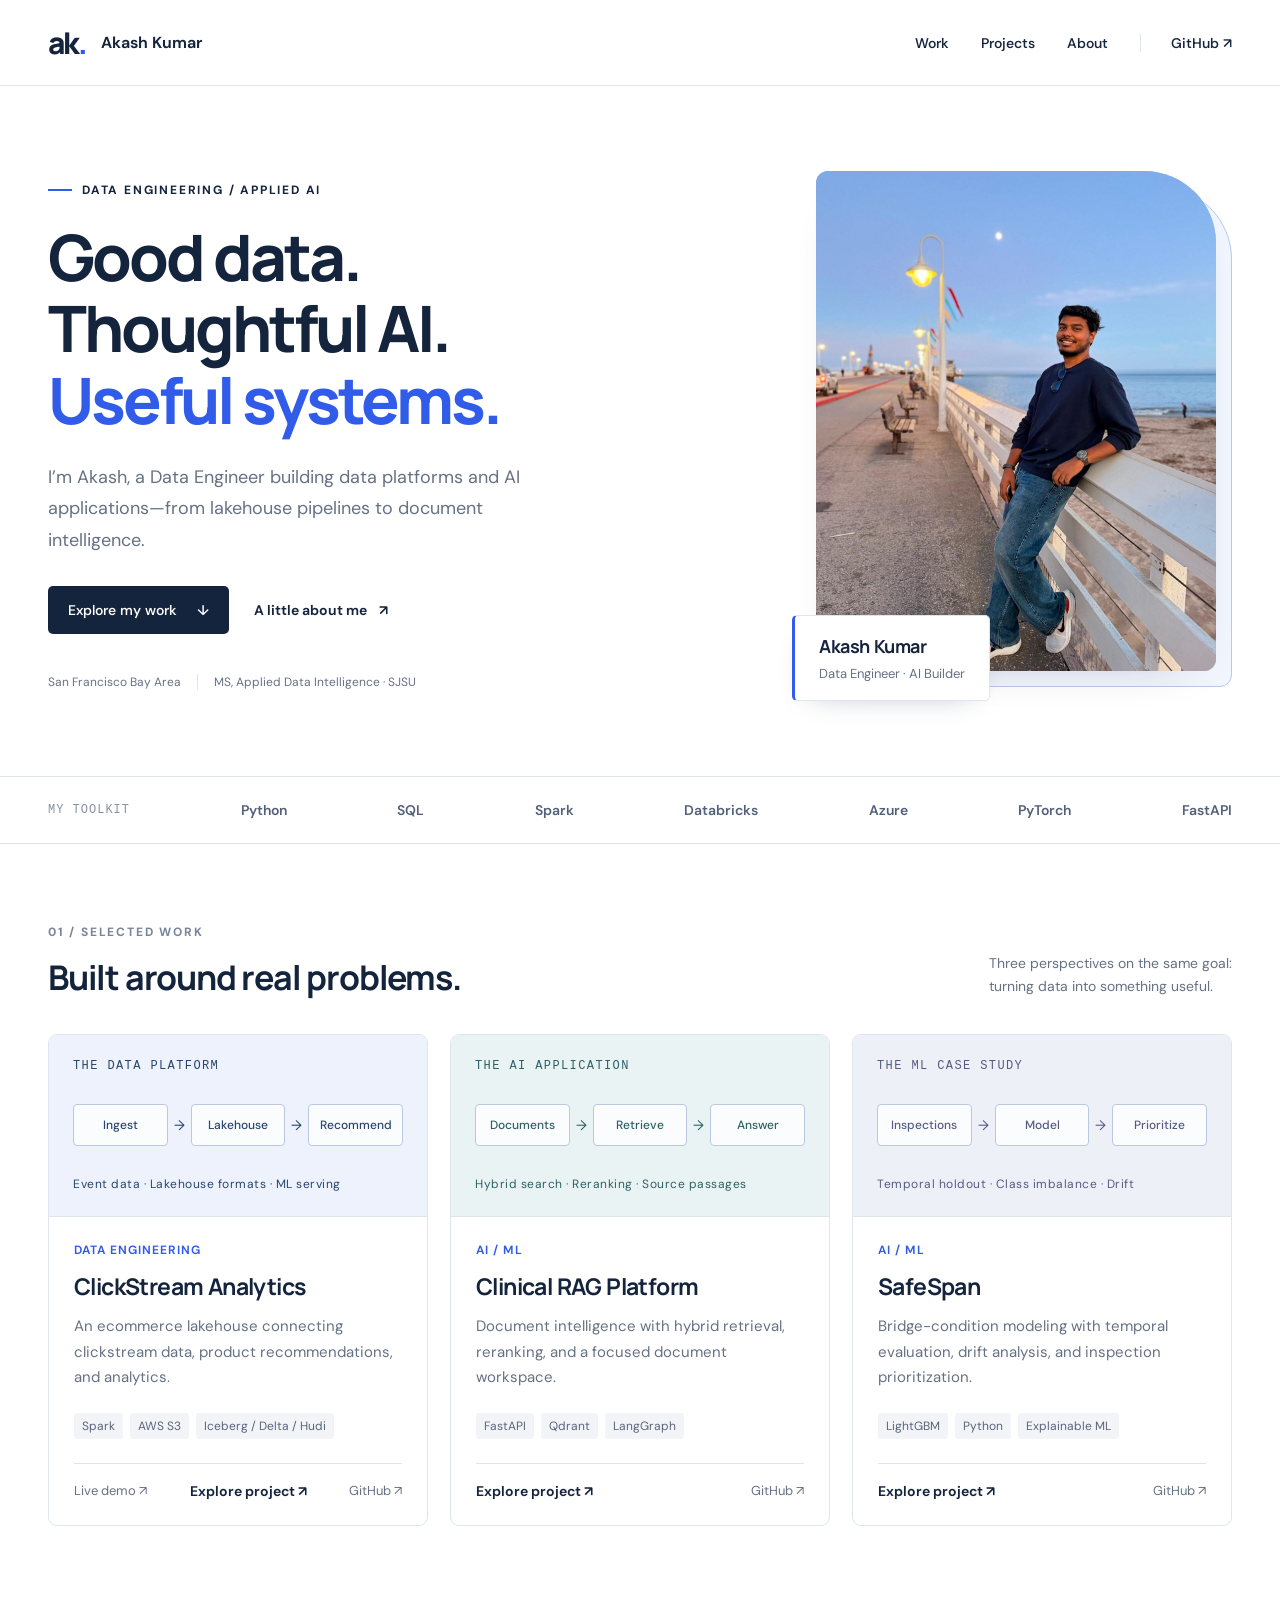
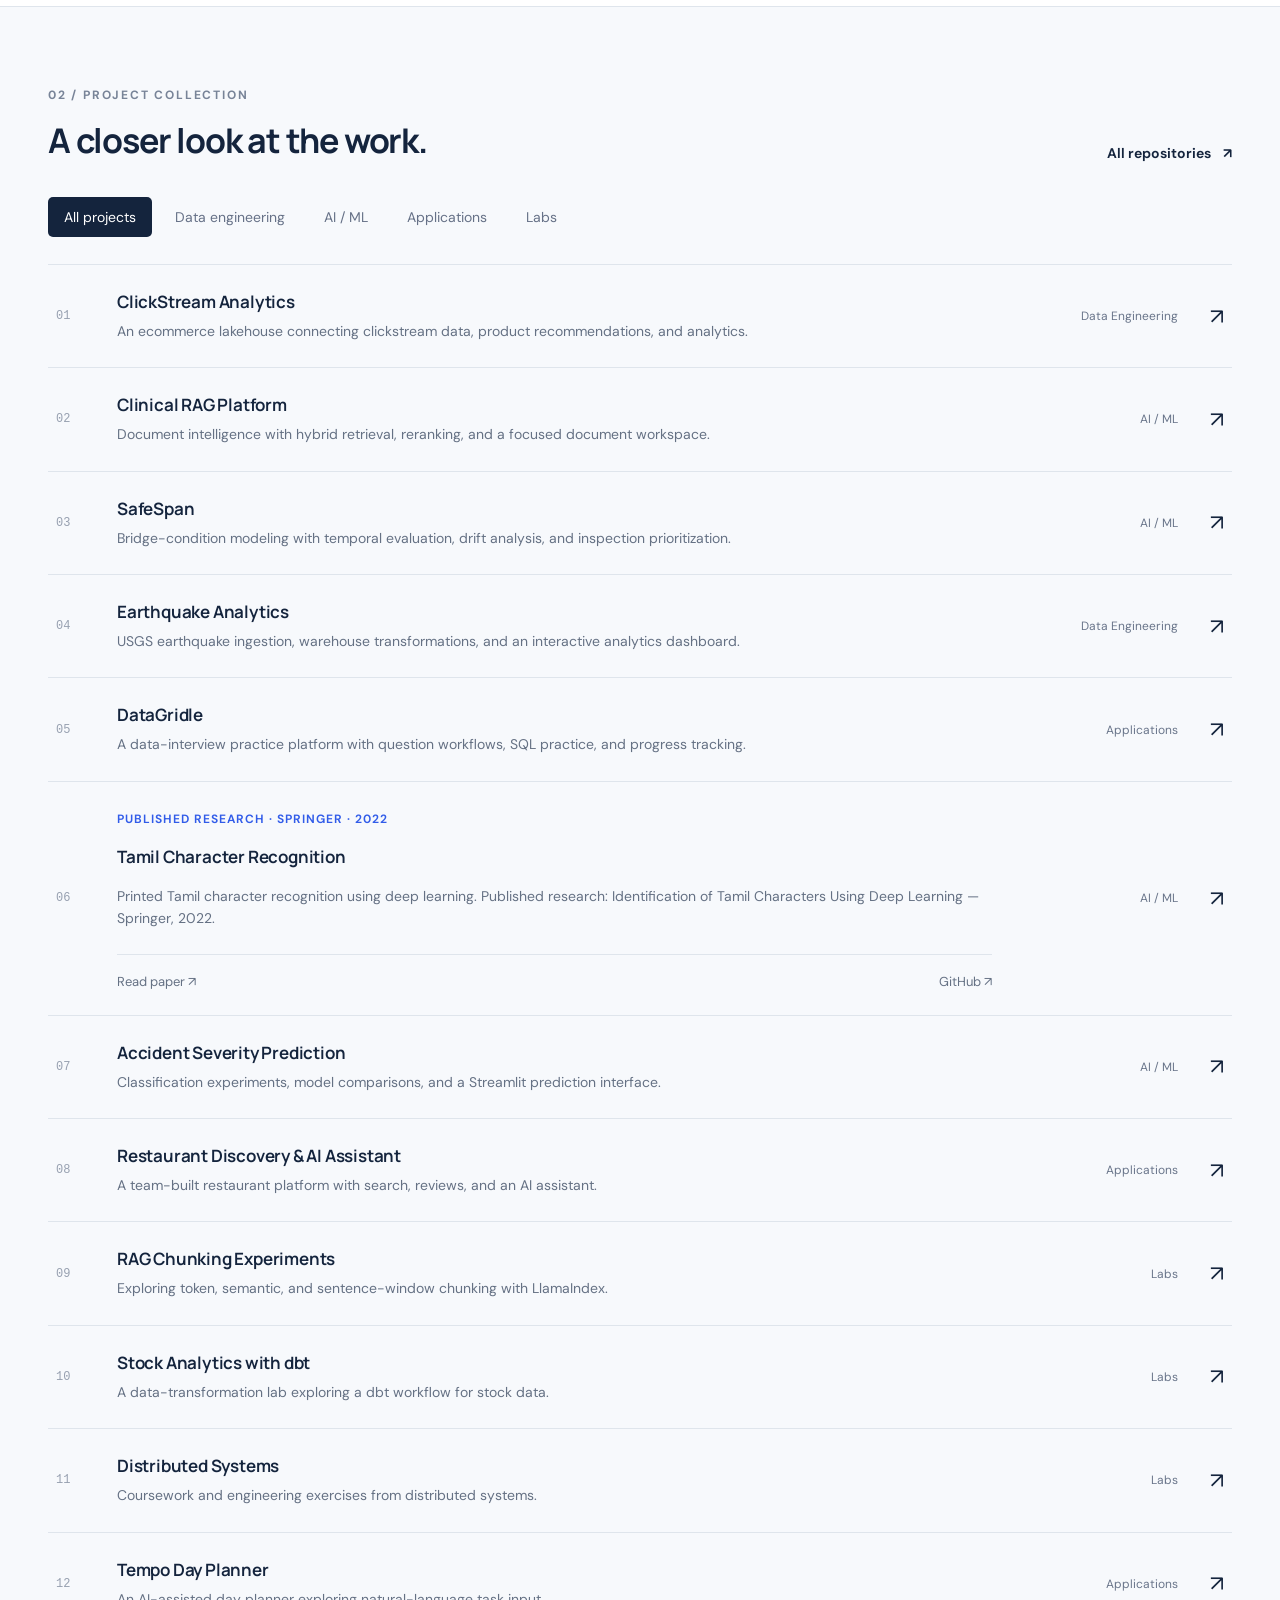
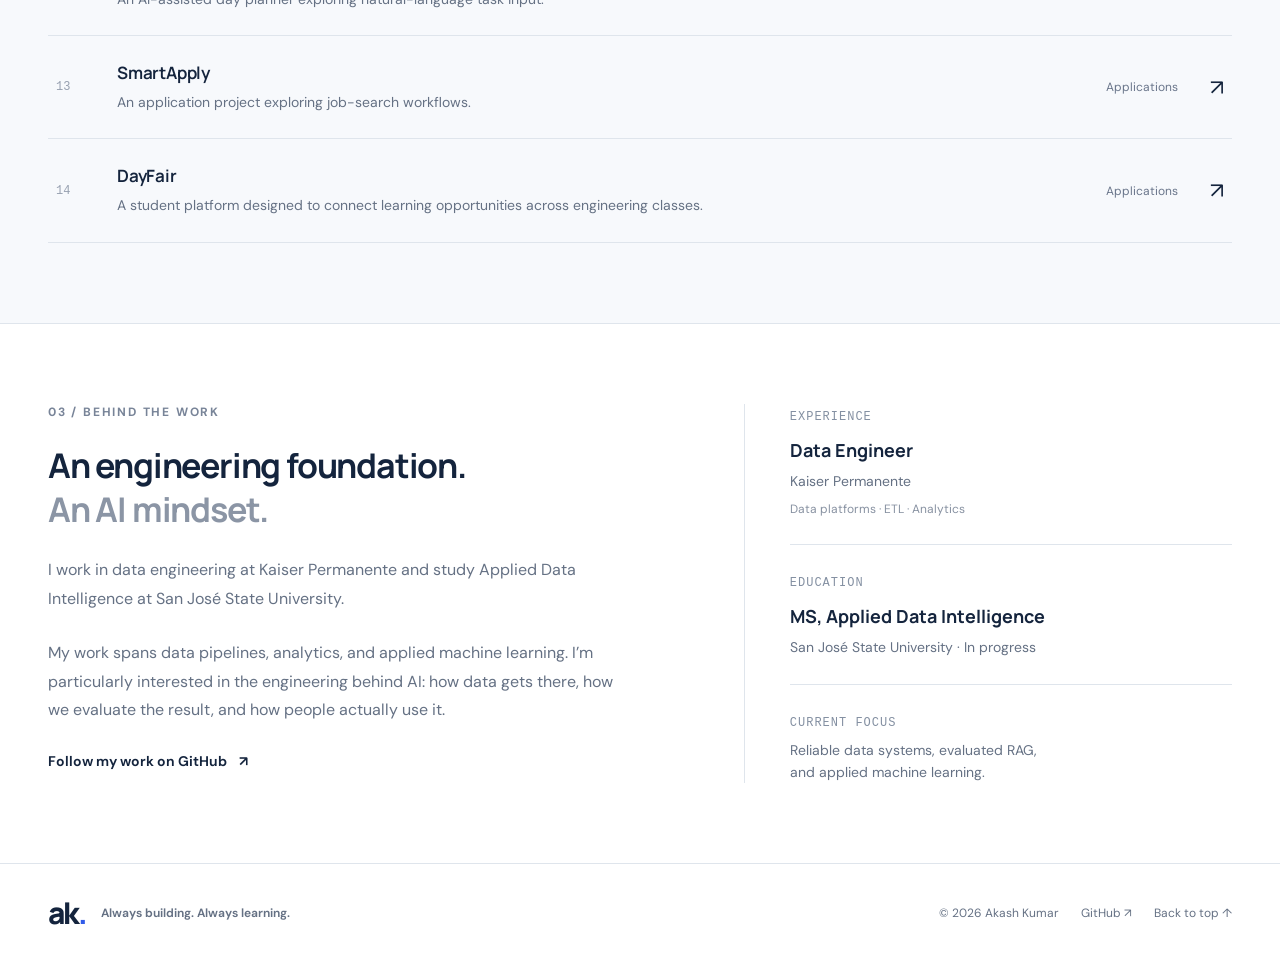
<file: index.html>
<!doctype html>
<html lang="en"><head><meta charset="utf-8"><meta name="viewport" content="width=device-width, initial-scale=1"><title>Akash Kumar — Data Engineering & AI</title><meta name="description" content="Akash Kumar's portfolio: data platforms, applied machine learning, and document intelligence. Explore projects, architecture, and source code."><meta name="theme-color" content="#14243d"><link rel="icon" type="image/svg+xml" href="data:image/svg+xml,%3Csvg xmlns='http://www.w3.org/2000/svg' viewBox='0 0 40 40'%3E%3Crect width='40' height='40' rx='9' fill='%2314243d'/%3E%3Ctext x='20' y='27' text-anchor='middle' font-family='Arial' font-size='21' font-weight='700' fill='white'%3EAK%3C/text%3E%3C/svg%3E"><link rel="stylesheet" href="styles.css?v=4"></head>
<body><a class="skip" href="#main">Skip to content</a>
<header><div class="nav wrap"><a class="brand" href="#" aria-label="Akash Kumar home"><span class="monogram">ak<span>.</span></span><span>Akash Kumar</span></a><nav aria-label="Main navigation"><a href="#work">Work</a><a href="#projects">Projects</a><a href="#about">About</a><a class="nav-github" href="https://github.com/Akashkumarsenthil" target="_blank" rel="noopener noreferrer">GitHub <span aria-hidden="true">↗</span></a></nav></div></header>
<main id="main">
<section class="hero wrap"><div class="hero-copy"><p class="eyebrow"><span class="short-line"></span> DATA ENGINEERING / APPLIED AI</p><h1>Good data.<br>Thoughtful AI.<br><span>Useful systems.</span></h1><p class="intro">I’m Akash, a Data Engineer building data platforms and AI applications—from lakehouse pipelines to document intelligence.</p><div class="hero-actions"><a class="button primary" href="#work">Explore my work <span aria-hidden="true">↓</span></a><a class="text-link" href="#about">A little about me <span aria-hidden="true">↗</span></a></div><div class="hero-meta"><span>San Francisco Bay Area</span><span>MS, Applied Data Intelligence · SJSU</span></div></div>
<figure class="hero-portrait"><div class="portrait-frame"><img src="assets/akash-coastal-portrait.jpg" alt="Akash Kumar smiling beside the ocean at dusk" width="1199" height="1600" fetchpriority="high" decoding="async"></div><figcaption><span>Akash Kumar</span><span>Data Engineer · AI Builder</span></figcaption></figure>
</section>
<div class="expertise-band"><div class="wrap expertise"><span class="mono">MY TOOLKIT</span><span>Python</span><span>SQL</span><span>Spark</span><span>Databricks</span><span>Azure</span><span>PyTorch</span><span>FastAPI</span></div></div>
<section id="work" class="section wrap"><div class="section-head"><div><p class="eyebrow">01 / SELECTED WORK</p><h2>Built around real problems.</h2></div><p>Three perspectives on the same goal:<br>turning data into something useful.</p></div><div id="featured" class="featured-grid"></div></section>
<section id="projects" class="projects-section"><div class="wrap section"><div class="section-head"><div><p class="eyebrow">02 / PROJECT COLLECTION</p><h2>A closer look at the work.</h2></div><a class="text-link" href="https://github.com/Akashkumarsenthil?tab=repositories" target="_blank" rel="noopener noreferrer">All repositories <span aria-hidden="true">↗</span></a></div><div class="filters" role="group" aria-label="Filter projects by discipline"><button class="filter active" data-filter="All" aria-pressed="true">All projects</button><button class="filter" data-filter="Data Engineering" aria-pressed="false">Data engineering</button><button class="filter" data-filter="AI / ML" aria-pressed="false">AI / ML</button><button class="filter" data-filter="Applications" aria-pressed="false">Applications</button><button class="filter" data-filter="Labs" aria-pressed="false">Labs</button></div><p class="sr-only" id="project-count" aria-live="polite"></p><div class="project-list" id="project-list"></div></div></section>
<section id="about" class="section wrap about"><div><p class="eyebrow">03 / BEHIND THE WORK</p><h2>An engineering foundation.<br><span class="muted">An AI mindset.</span></h2><p class="about-copy">I work in data engineering at Kaiser Permanente and study Applied Data Intelligence at San José State University.</p><p class="about-copy">My work spans data pipelines, analytics, and applied machine learning. I’m particularly interested in the engineering behind AI: how data gets there, how we evaluate the result, and how people actually use it.</p><a class="text-link" href="https://github.com/Akashkumarsenthil" target="_blank" rel="noopener noreferrer">Follow my work on GitHub <span aria-hidden="true">↗</span></a></div><div class="about-facts"><div><span class="mono">EXPERIENCE</span><h3>Data Engineer</h3><p>Kaiser Permanente</p><p class="fact-detail">Data platforms · ETL · Analytics</p></div><div><span class="mono">EDUCATION</span><h3>MS, Applied Data Intelligence</h3><p>San José State University · In progress</p></div><div><span class="mono">CURRENT FOCUS</span><p>Reliable data systems, evaluated RAG,<br>and applied machine learning.</p></div></div></section>
</main><footer><div class="wrap footer-inner"><a class="brand" href="#"><span class="monogram">ak<span>.</span></span><span>Always building. Always learning.</span></a><div><span>© <span id="year"></span> Akash Kumar</span><a href="https://github.com/Akashkumarsenthil" target="_blank" rel="noopener noreferrer">GitHub ↗</a><a href="#">Back to top ↑</a></div></div></footer>
<dialog id="project-dialog" aria-labelledby="dialog-title"><div class="dialog-inner"><button class="close-dialog" aria-label="Close project details">✕</button><p class="eyebrow" id="dialog-category"></p><h2 id="dialog-title"></h2><p id="dialog-description"></p><h3>Inside the project</h3><ul id="dialog-details"></ul><p class="project-note" id="dialog-note"></p><a id="dialog-github" class="button primary" target="_blank" rel="noopener noreferrer">Explore the repository ↗</a></div></dialog><script src="app.js?v=3"></script></body></html>
</file>
<file: styles.css>
@import url('https://fonts.googleapis.com/css2?family=DM+Sans:wght@400;450;500;550;600;650;700&family=Manrope:wght@400;500;600;650;700;750;800&display=swap');
:root{--ink:#14243d;--muted:#657184;--line:#dfe5ec;--blue:#315ce9;--pale:#f5f7fa;--white:#fff;font-family:'DM Sans',sans-serif;color:var(--ink);background:var(--white);font-synthesis:none}*{box-sizing:border-box}html{scroll-behavior:smooth;scroll-padding-top:100px}body{margin:0}a{color:inherit;text-decoration:none}button{font:inherit;cursor:pointer}a,button{-webkit-tap-highlight-color:transparent}a:focus-visible,button:focus-visible{outline:3px solid #315ce9;outline-offset:5px}a:hover{color:var(--blue)}.wrap{width:min(1200px,calc(100% - 96px));margin:auto}header{border-bottom:1px solid var(--line);background:rgba(255,255,255,.96);position:sticky;top:0;z-index:10}.nav{height:85px;display:flex;align-items:center;justify-content:space-between}.brand{display:flex;gap:15px;align-items:center;font-weight:650;font-size:16px}.monogram{font-family:Manrope,sans-serif;font-size:30px;font-weight:800;letter-spacing:-2px}.monogram span{color:var(--blue)}nav{display:flex;gap:32px;align-items:center;font-size:14px;font-weight:550}.nav-github{border-left:1px solid var(--line);padding-left:30px}.hero{display:grid;grid-template-columns:1.2fr 1fr;gap:90px;align-items:center;padding-top:85px;padding-bottom:75px}.eyebrow{font-size:12px;letter-spacing:1.8px;font-weight:700;margin:0 0 23px;display:flex;align-items:center;gap:10px}.short-line{height:2px;width:24px;background:var(--blue)}h1,h2,h3{font-family:Manrope,sans-serif}h1{font-size:clamp(45px,5vw,68px);line-height:1.12;letter-spacing:-3px;margin:0;font-weight:750}h1>span{color:var(--blue)}.intro{font-size:18px;line-height:1.75;max-width:500px;color:var(--muted);margin:26px 0}.hero-actions{display:flex;align-items:center;gap:25px;margin-top:30px}.button{display:inline-flex;justify-content:center;align-items:center;gap:20px;border-radius:5px;padding:15px 20px;font-weight:550;font-size:14px}.primary{background:var(--ink);color:white}.primary:hover{background:var(--blue);color:white}.text-link{font-size:14px;font-weight:650;display:inline-flex;align-items:center;gap:12px}.hero-meta{font-size:12px;color:var(--muted);display:flex;gap:16px;flex-wrap:wrap;margin-top:40px}.hero-meta span+span{border-left:1px solid var(--line);padding-left:16px}.system-card{border:1px solid var(--line);border-radius:12px;padding:28px;background:linear-gradient(135deg,#f8faff,#fff);box-shadow:0 22px 70px -40px #758cbb}.system-top{display:flex;align-items:center;justify-content:space-between;margin-bottom:30px}.mono{font-family:ui-monospace,SFMono-Regular,Consolas,monospace;font-size:12px;letter-spacing:1px}.system-number{font-size:12px;color:#7d899b}.source-row{display:flex;justify-content:space-between;gap:8px}.source-row span{background:white;border:1px solid var(--line);padding:10px 9px;border-radius:4px;font-size:12px;flex:1;text-align:center}.connector{height:21px;border-left:1px solid #bbc8dd;margin-left:50%}.system-stage{display:flex;align-items:center;background:white;border:1px solid var(--line);border-radius:6px;gap:15px;padding:19px 16px}.stage-num{font-family:monospace;color:#8492a8;font-size:12px}.system-stage h3{font-size:16px;margin:0 0 6px;font-weight:650}.system-stage p{font-size:12px;color:var(--muted);margin:0}.stage-icon{margin-left:auto;font-size:25px;color:var(--blue)}.final-stage{background:var(--ink);border-color:var(--ink);color:white}.final-stage p,.final-stage .stage-num{color:#b2c4df}.final-stage .stage-icon{color:#a9c1ff}.system-footer{font-size:12px;text-align:center;color:var(--muted);margin-top:25px;letter-spacing:1.6px}.expertise-band{border-top:1px solid var(--line);border-bottom:1px solid var(--line)}.expertise{display:flex;align-items:center;justify-content:space-between;padding:24px 0;gap:22px;flex-wrap:wrap;color:#526079;font-size:14px;font-weight:600}.expertise .mono{font-size:12px;font-weight:400;color:#8992a1}.section{padding-top:80px;padding-bottom:80px}.section-head{display:flex;align-items:end;justify-content:space-between;gap:30px;margin-bottom:35px}.section-head .eyebrow{color:#788498;margin-bottom:15px}h2{font-size:34px;line-height:1.3;letter-spacing:-1.2px;font-weight:700;margin:0}.section-head>p{font-size:14px;line-height:1.7;margin:0;color:var(--muted)}.featured-grid{display:grid;grid-template-columns:repeat(3,1fr);gap:22px}.feature-card{border:1px solid var(--line);border-radius:9px;overflow:hidden;display:flex;flex-direction:column;transition:transform .2s,box-shadow .2s}.feature-card:hover{transform:translateY(-4px);box-shadow:0 15px 35px -22px #647da6}.project-visual{height:182px;padding:24px;display:flex;flex-direction:column;justify-content:space-between;position:relative;border-bottom:1px solid var(--line);background:#edf2fc;color:#284570}.project-visual.rag{background:#eaf3f4;color:#2d6165}.project-visual.ml{background:#eef0f8;color:#565b82}.visual-label{font-family:monospace;font-size:12px;letter-spacing:1.4px}.mini-flow{display:flex;align-items:center;gap:6px}.mini-flow span{flex:1;background:rgba(255,255,255,.8);border:1px solid currentColor;border-color:#bac9e1;padding:12px 4px;text-align:center;font-size:12px;border-radius:4px;font-weight:500}.mini-flow i{font-size:14px;font-style:normal}.visual-footer{font-size:12px;letter-spacing:.5px}.feature-body{padding:25px;flex:1;display:flex;flex-direction:column}.category{font-size:12px;letter-spacing:1px;text-transform:uppercase;font-weight:650;color:var(--blue)}.feature-body h3{font-size:23px;letter-spacing:-.6px;margin:12px 0}.feature-body>p{font-size:15px;line-height:1.7;color:var(--muted);margin:0 0 22px}.tags{display:flex;flex-wrap:wrap;gap:7px;margin-top:auto}.tags span{font-size:12px;background:#f2f4f7;padding:5px 8px;border-radius:3px;color:#58657b}.card-links{display:flex;justify-content:space-between;margin-top:24px;padding-top:18px;border-top:1px solid var(--line)}.card-links button{border:0;padding:0;background:none;font-weight:650;color:var(--ink);font-size:14px}.card-links button:hover{color:var(--blue)}.card-links a{font-size:13px;color:var(--muted)}.projects-section{background:#f7f9fc;border-top:1px solid var(--line);border-bottom:1px solid var(--line)}.filters{display:flex;gap:7px;flex-wrap:wrap;margin-bottom:27px}.filter{border:1px solid transparent;color:#667187;background:transparent;padding:10px 15px;border-radius:5px;font-size:14px}.filter:hover{background:#e9eef6}.filter.active{background:var(--ink);color:white}.project-list{border-top:1px solid var(--line)}.project-row{display:grid;grid-template-columns:45px 1fr 170px 30px;gap:16px;padding:25px 8px;border-bottom:1px solid var(--line);align-items:center;transition:background .15s}.project-row:hover{background:#eef2f9}.row-num{font-family:monospace;color:#97a0b0;font-size:12px}.row-title{font-family:Manrope,sans-serif;font-size:17px;font-weight:650;letter-spacing:-.2px}.row-desc{font-size:14px;line-height:1.6;color:var(--muted);margin:7px 0 0}.row-category{font-size:12px;color:#69758a;text-align:right}.row-arrow{font-size:22px;justify-self:end}.about{display:grid;grid-template-columns:1.2fr 1fr;gap:110px}.about .eyebrow{color:#788498}.muted{color:#8b95a5}.about-copy{font-size:16px;color:var(--muted);line-height:1.8;margin:25px 0}.about-facts{border-left:1px solid var(--line);padding-left:45px}.about-facts>div{padding:0 0 25px;margin-bottom:25px;border-bottom:1px solid var(--line)}.about-facts>div:last-child{margin:0;border:0;padding-bottom:0}.about-facts .mono{color:#8490a2;font-size:12px}.about-facts h3{font-size:18px;margin:13px 0 8px}.about-facts p{font-size:14px;line-height:1.6;color:var(--muted);margin:8px 0 0}.about-facts .fact-detail{font-size:12px;color:#8791a1}footer{border-top:1px solid var(--line)}.footer-inner{display:flex;align-items:center;justify-content:space-between;gap:25px;padding-top:28px;padding-bottom:28px}.footer-inner .brand{font-size:12px;color:var(--muted)}.footer-inner .monogram{color:var(--ink)}.footer-inner>div{display:flex;gap:22px;font-size:12px;color:var(--muted)}dialog{width:min(660px,calc(100% - 32px));padding:0;border:1px solid var(--line);border-radius:12px;color:var(--ink);max-height:85vh;box-shadow:0 30px 100px #12203d40}dialog::backdrop{background:#11203988;backdrop-filter:blur(4px)}.dialog-inner{padding:40px}.close-dialog{float:right;border:1px solid var(--line);border-radius:50%;width:34px;height:34px;background:white;color:var(--ink)}dialog h2{font-size:30px;margin-bottom:20px}dialog h3{font-size:16px;margin-top:25px}dialog p,dialog li{font-size:16px;line-height:1.75;color:var(--muted)}dialog ul{padding-left:20px}dialog li{margin-bottom:10px}.project-note{padding:15px;background:var(--pale);font-size:14px!important;border-radius:5px}.skip{position:fixed;top:-60px;left:15px;background:var(--ink);color:white;padding:15px;z-index:99}.skip:focus{top:10px}.sr-only{position:absolute;width:1px;height:1px;padding:0;margin:-1px;overflow:hidden;clip:rect(0,0,0,0);border:0}@media(min-width:1500px){.hero{padding-top:100px;padding-bottom:90px}}@media(max-width:1000px){.wrap{width:calc(100% - 56px)}.hero{gap:40px}.hero-meta{display:block;line-height:1.9}.hero-meta span{display:block}.hero-meta span+span{padding:0;border:0}.system-card{padding:20px}.source-row span{font-size:12px}.featured-grid{gap:14px}.feature-body{padding:20px}.feature-body h3{font-size:21px}.mini-flow{gap:3px}.mini-flow span{font-size:12px}.project-visual{padding:18px}.about{gap:50px}h1{font-size:52px}.hero-actions{gap:16px}.hero-actions .text-link{font-size:12px}}@media(max-width:760px){.wrap{width:calc(100% - 40px)}.nav{height:72px}.brand{gap:9px;font-size:14px}nav{gap:17px;font-size:13px}.nav-github{padding-left:0;border:0}nav a[href='#about']{display:none}.hero{grid-template-columns:1fr;padding-top:50px;padding-bottom:45px;gap:40px}.hero-copy{max-width:540px}h1{font-size:54px;letter-spacing:-2.6px}.intro{font-size:17px}.hero-meta{margin-top:26px;font-size:12px}.system-card{max-width:540px;padding:24px}.source-row span{font-size:12px}.system-stage{padding:16px}.system-top{margin-bottom:20px}.expertise{gap:18px;justify-content:flex-start;font-size:13px}.expertise .mono{width:100%}.section{padding-top:55px;padding-bottom:55px}.section-head{display:block;margin-bottom:28px}.section-head>p,.section-head>.text-link{margin-top:18px}h2{font-size:29px}.featured-grid{grid-template-columns:1fr;gap:22px}.project-visual{height:165px;padding:24px}.mini-flow span{font-size:13px}.feature-body{padding:25px}.feature-body h3{font-size:25px}.feature-body>p{font-size:16px}.tags span{font-size:12px}.filters{gap:3px}.filter{padding:9px 11px;font-size:13px}.project-row{grid-template-columns:25px 1fr 20px;gap:10px;padding:23px 0}.row-category{display:none}.row-title{font-size:16px}.row-desc{font-size:14px}.about{grid-template-columns:1fr;gap:30px}.about-facts{padding-left:22px}.footer-inner{align-items:start;flex-direction:column}.footer-inner>div{flex-wrap:wrap;font-size:12px;gap:18px}.dialog-inner{padding:25px}.dialog-inner h2{font-size:27px}}@media(prefers-reduced-motion:reduce){html{scroll-behavior:auto}*{transition:none!important}}

/* Editorial portrait treatment; crop applied only in the presentation. */
.hero-portrait{position:relative;isolation:isolate;margin:0 16px 0 0;width:calc(100% - 16px);max-width:400px;justify-self:end;align-self:center;padding-bottom:30px}
.hero-portrait::before{content:"";position:absolute;z-index:-1;inset:16px -16px 14px 16px;border:1px solid #b8c9ed;border-radius:12px 72px 12px 12px;background:#f1f5fd}
.portrait-frame{position:relative;aspect-ratio:4/5;overflow:hidden;border-radius:12px 72px 12px 12px;background:#a3c7ef;box-shadow:0 18px 50px -35px #14243d55}
.portrait-frame img{display:block;width:100%;height:100%;object-fit:cover;object-position:50% 50%}
.hero-portrait figcaption{position:absolute;bottom:0;left:-24px;max-width:calc(100% + 8px);display:flex;flex-direction:column;gap:4px;padding:17px 24px;background:white;border:1px solid var(--line);border-left:3px solid var(--blue);border-radius:5px;box-shadow:0 10px 30px -20px #14243d66;line-height:1.5}
.hero-portrait figcaption span:first-child{font-family:Manrope,sans-serif;font-size:18px;font-weight:700;letter-spacing:-.4px}
.hero-portrait figcaption span:last-child{font-size:13px;color:var(--muted)}
@media(max-width:1000px) and (min-width:761px){.hero-portrait{max-width:340px}.hero-portrait figcaption{left:-12px}}
@media(max-width:760px){.hero-portrait{justify-self:center;max-width:350px;width:calc(100% - 32px);margin:0 16px 4px 16px}.hero-portrait figcaption{left:-12px;padding:14px 20px}.portrait-frame,.hero-portrait::before{border-top-right-radius:60px}}
</file>
